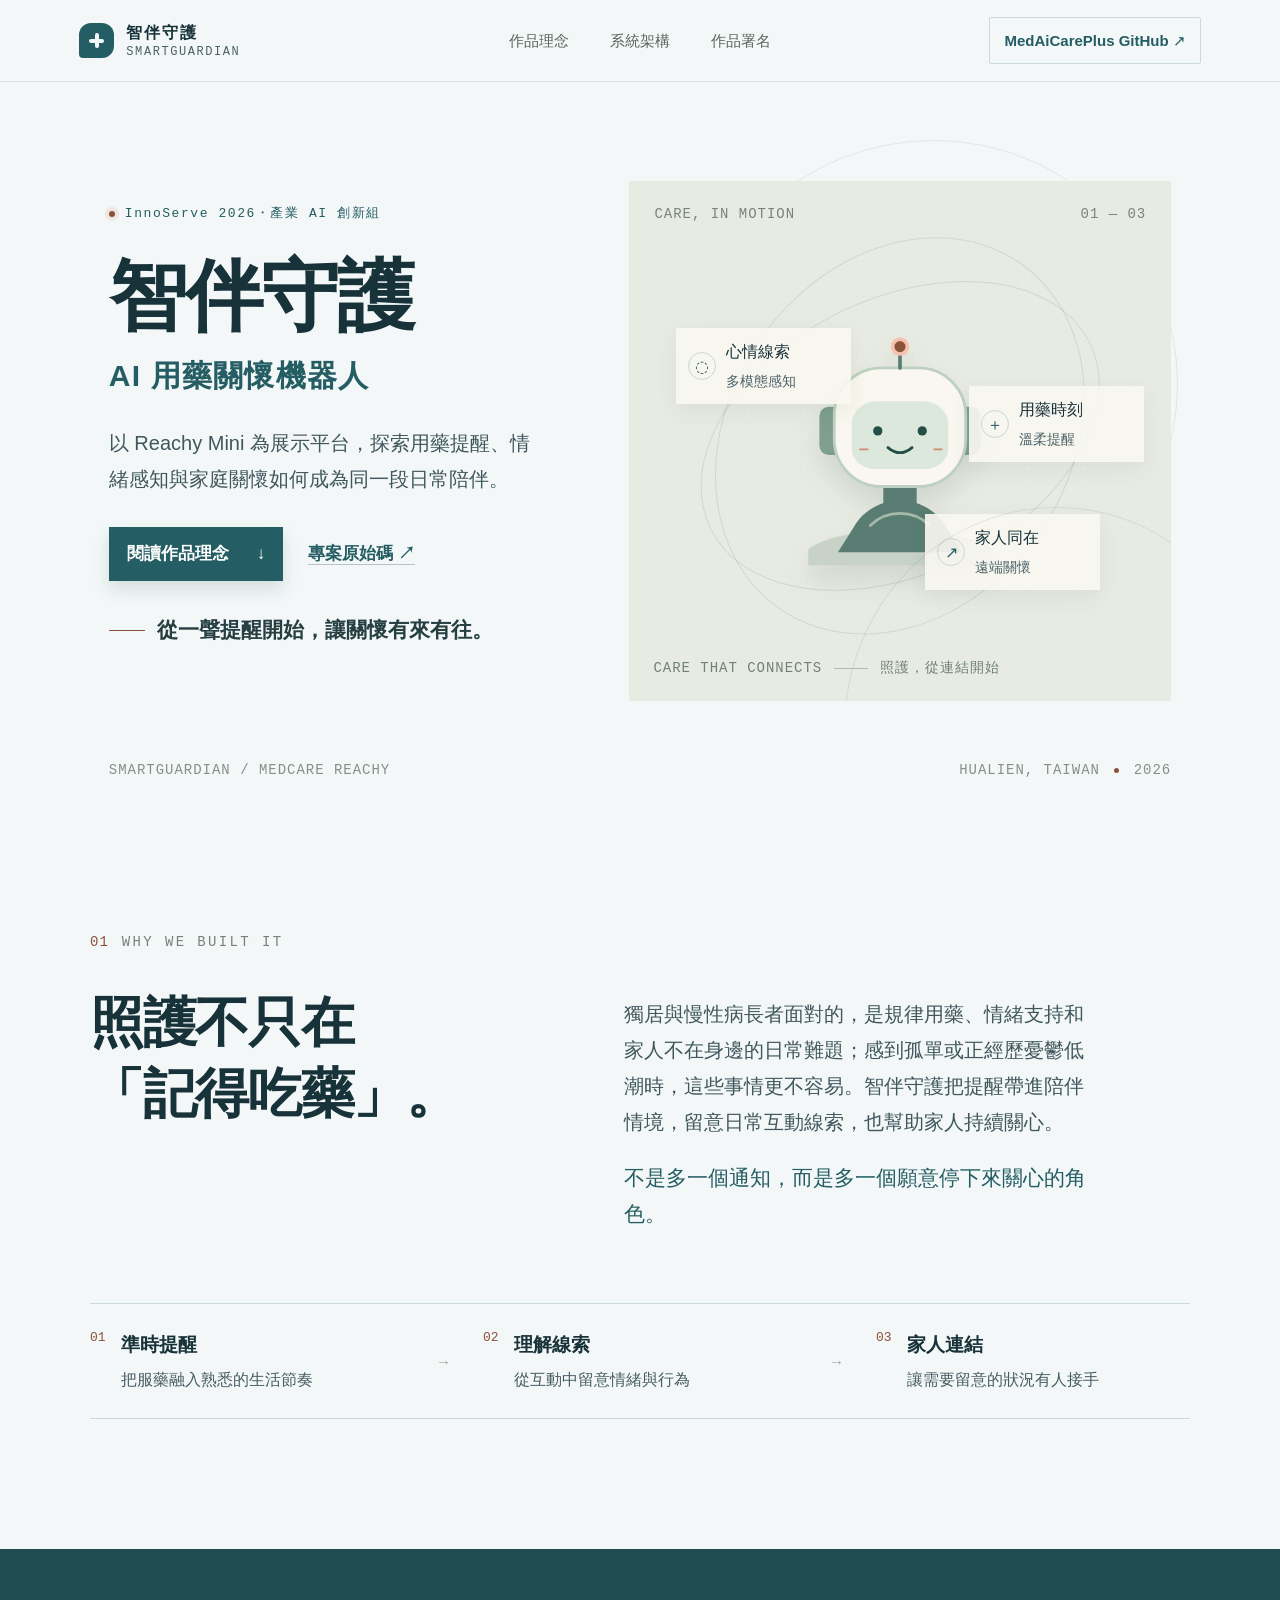
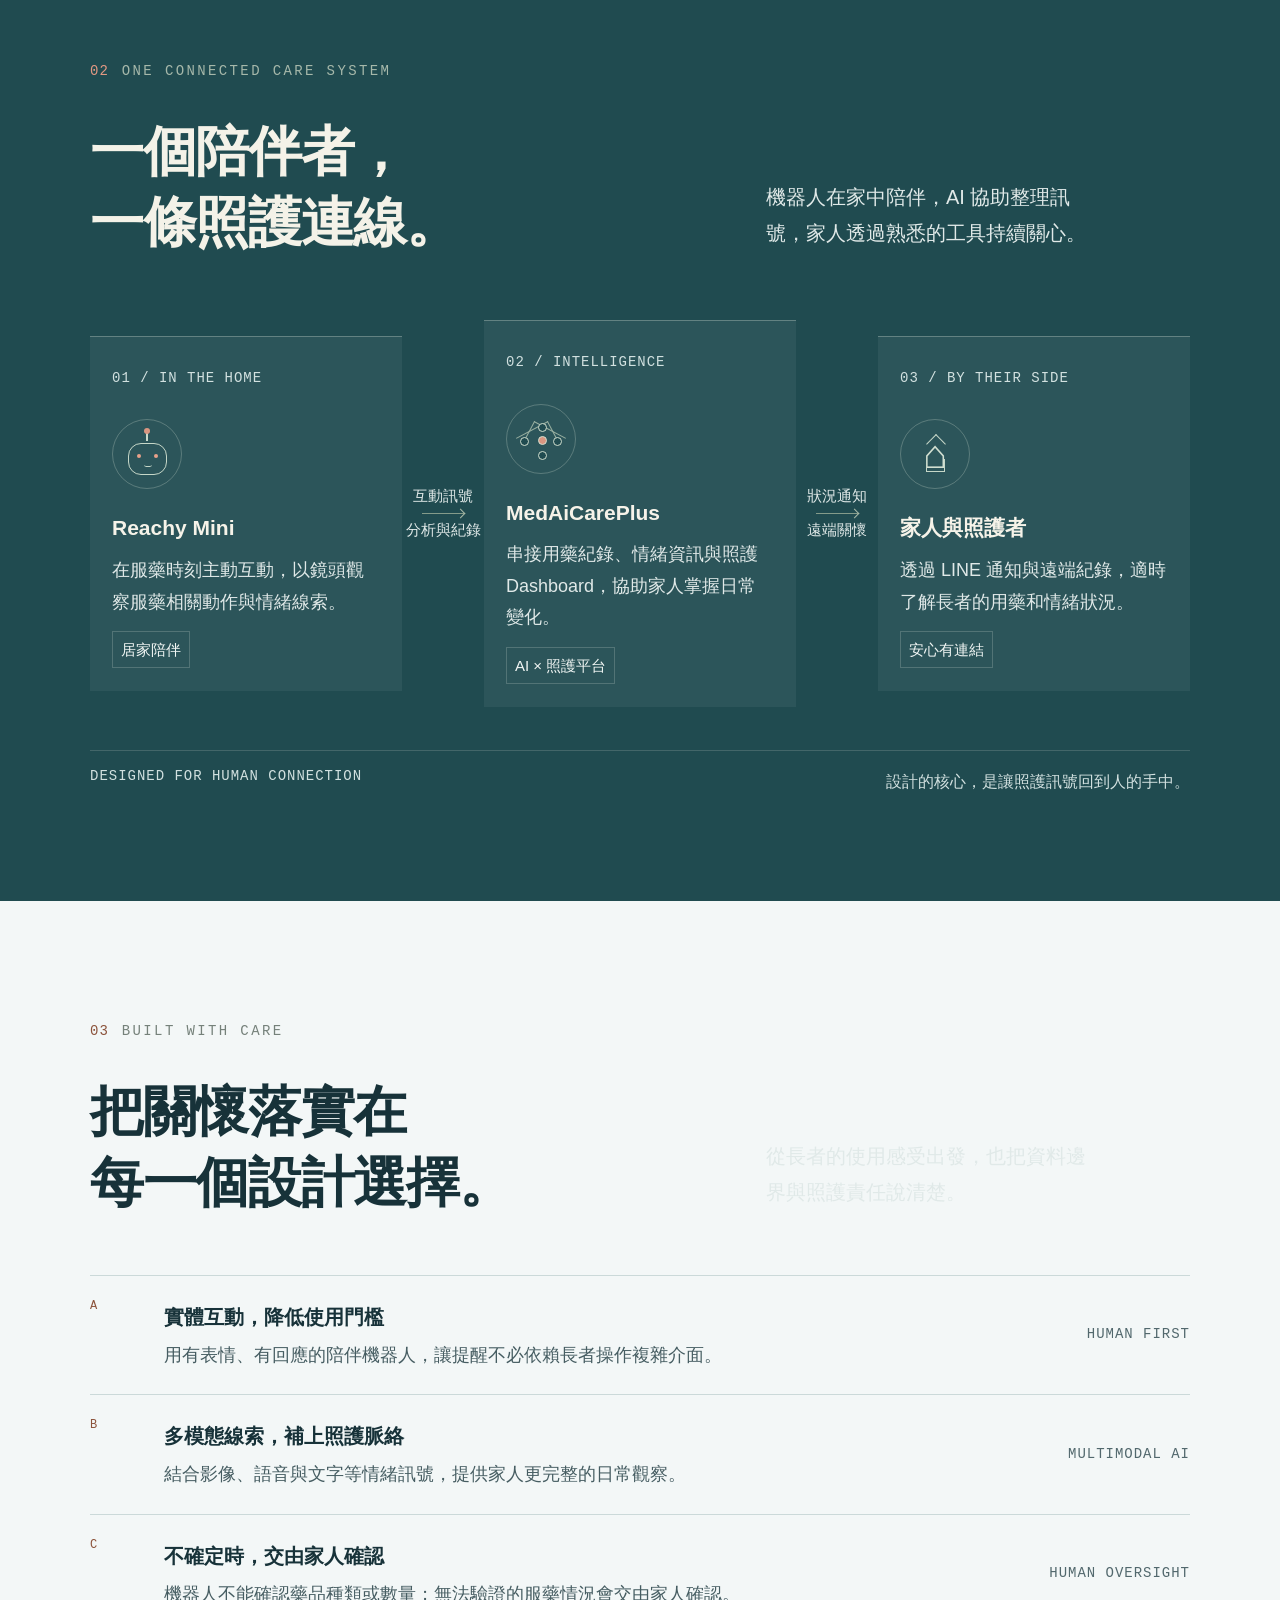
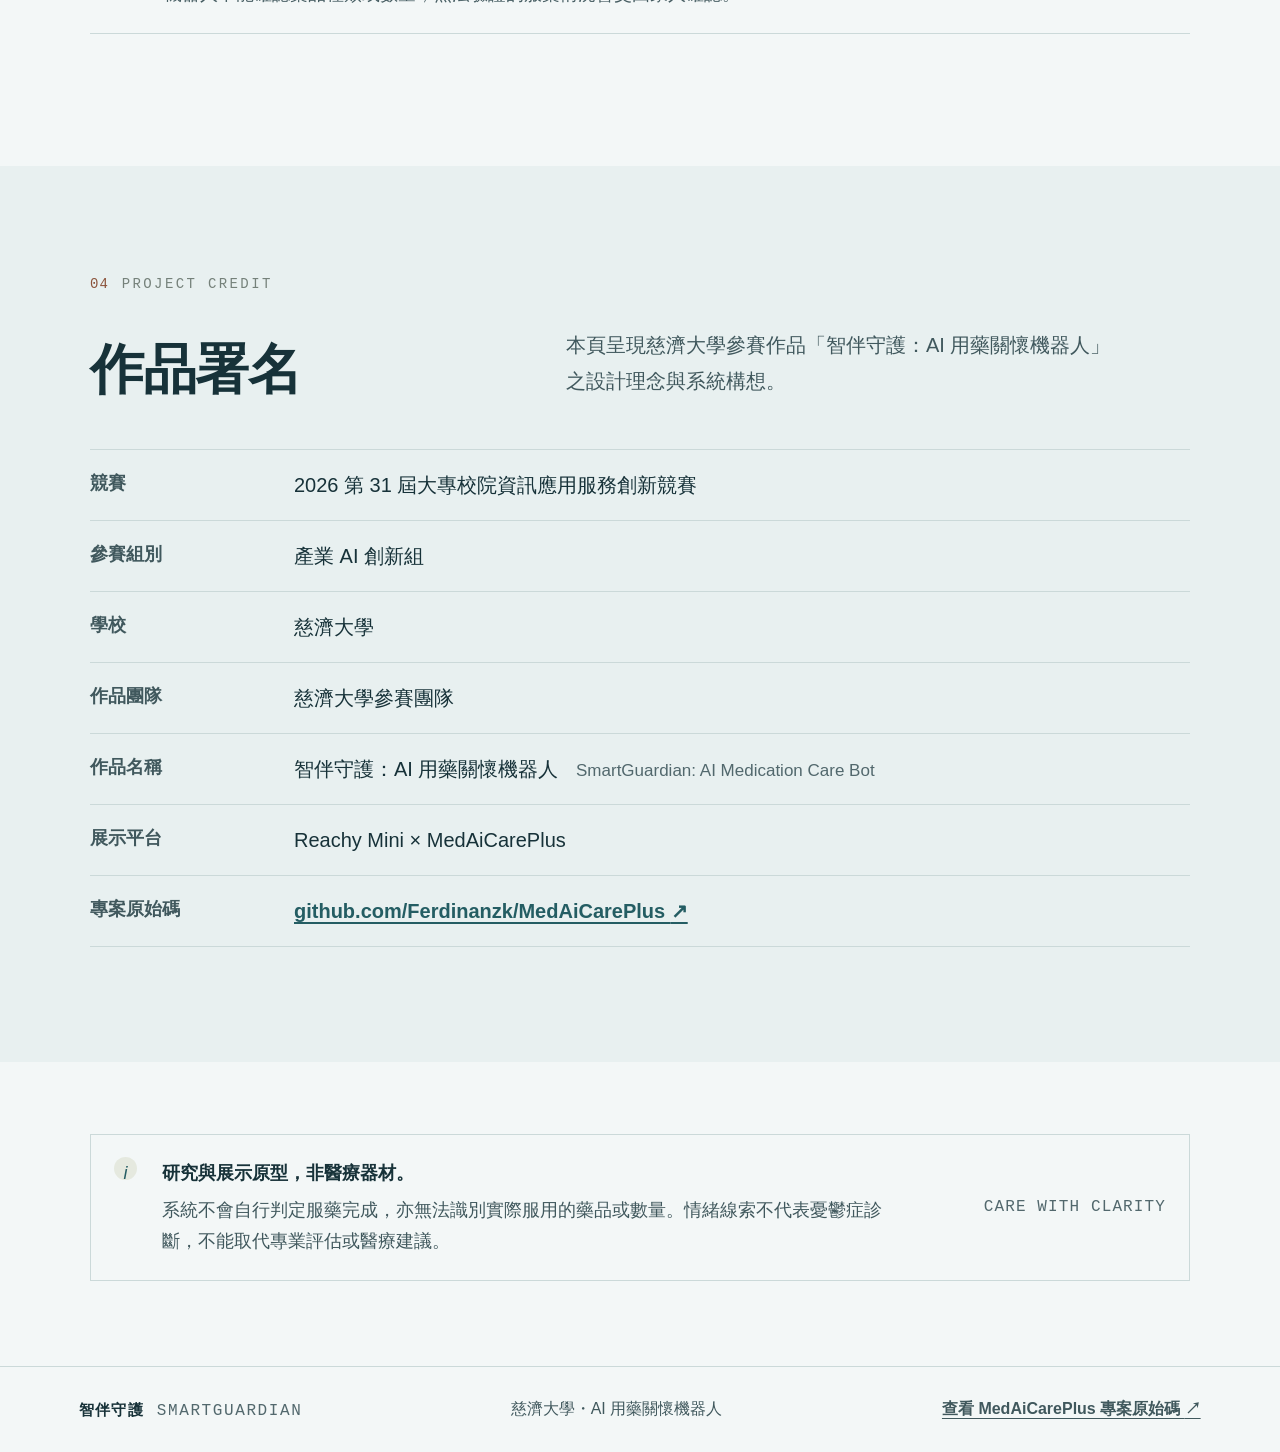
<file: index.html>
<!doctype html>
<html lang="zh-Hant">
<head>
  <meta charset="utf-8">
  <meta name="viewport" content="width=device-width, initial-scale=1">
  <meta name="theme-color" content="#f3f7f7">
  <meta name="description" content="智伴守護 SmartGuardian：以 Reachy Mini、情緒感知與 MedAiCarePlus，串起長者、家屬與日常用藥照護。">
  <meta property="og:title" content="智伴守護 SmartGuardian｜AI 用藥關懷機器人">
  <meta property="og:description" content="讓服藥提醒多一份回應，讓遠方家人多一份安心。">
  <title>智伴守護 SmartGuardian｜AI 用藥關懷機器人</title>
  <link rel="icon" href="data:image/svg+xml,%3Csvg xmlns='http://www.w3.org/2000/svg' viewBox='0 0 48 48'%3E%3Crect width='48' height='48' rx='15' fill='%23245d63'/%3E%3Cpath d='M21 11h6v10h10v6H27v10h-6V27H11v-6h10z' fill='%23f3f7f7'/%3E%3C/svg%3E">
  <link rel="stylesheet" href="style.css">
</head>
<body>
  <a class="skip-link" href="#main">跳至主要內容</a>
  <header class="site-header">
    <a class="brand" href="#top" aria-label="智伴守護首頁">
      <span class="brand-mark" aria-hidden="true"><span></span></span>
      <span class="brand-copy"><strong>智伴守護</strong><small>SMARTGUARDIAN</small></span>
    </a>
    <nav aria-label="主要導覽">
      <a href="#approach">作品理念</a>
      <a href="#system">系統架構</a>
      <a href="#credits">作品署名</a>
    </nav>
    <a class="header-link" href="https://github.com/Ferdinanzk/MedAiCarePlus" target="_blank" rel="noreferrer">MedAiCarePlus GitHub <span aria-hidden="true">↗</span></a>
  </header>

  <main id="main">
    <section class="hero" id="top" aria-labelledby="hero-title">
      <div class="hero-copy">
        <p class="eyebrow"><span class="eyebrow-dot"></span> InnoServe 2026・產業 AI 創新組</p>
        <h1 id="hero-title">智伴守護</h1>
        <p class="hero-project-subtitle">AI 用藥關懷機器人</p>
        <p class="hero-lede">以 Reachy Mini 為展示平台，探索用藥提醒、情緒感知與家庭關懷如何成為同一段日常陪伴。</p>
        <div class="hero-actions">
          <a class="button button-primary" href="#approach">閱讀作品理念 <span aria-hidden="true">↓</span></a>
          <a class="text-link" href="https://github.com/Ferdinanzk/MedAiCarePlus" target="_blank" rel="noreferrer">專案原始碼 <span aria-hidden="true">↗</span></a>
        </div>
        <div class="hero-note"><span class="note-line"></span><span>從一聲提醒開始，讓關懷有來有往。</span></div>
      </div>

      <div class="hero-art" aria-label="照護訊號由機器人、AI 與家人串連的示意圖" role="img">
        <div class="art-orbit orbit-one"></div>
        <div class="art-orbit orbit-two"></div>
        <div class="art-index"><span>CARE, IN MOTION</span><span>01 — 03</span></div>
        <div class="robot-stage">
          <svg class="robot" viewBox="0 0 300 286" aria-hidden="true">
            <path class="robot-shadow" d="M51 254c16-13 49-20 99-20s82 7 99 20v17H51z"/>
            <path class="robot-neck" d="M132 174h36v56c-11 11-25 11-36 0z"/>
            <path class="robot-base" d="M100 230c11-20 32-29 50-29s39 9 50 29l17 27H83z"/>
            <path class="robot-body-line" d="M118 228c9-9 20-13 32-13s23 4 32 13"/>
            <path class="robot-ear" d="M73 100h19v52H73a10 10 0 0 1-10-10v-32a10 10 0 0 1 10-10zm154 0h-19v52h19a10 10 0 0 0 10-10v-32a10 10 0 0 0-10-10z"/>
            <rect class="robot-head" x="79" y="58" width="142" height="128" rx="51"/>
            <path class="robot-face" d="M98 119c0-14 12-25 27-25h50c15 0 27 11 27 25v26c0 12-11 22-24 22h-56c-13 0-24-10-24-22z"/>
            <circle class="robot-eye" cx="126" cy="126" r="5"/><circle class="robot-eye" cx="174" cy="126" r="5"/>
            <path class="robot-smile" d="M137 144q13 11 26 0"/>
            <path class="robot-crown" d="M150 58V41"/><circle class="robot-beacon" cx="150" cy="35" r="8"/>
            <path class="robot-cheek" d="M107 146h8m80 0h-8"/>
          </svg>
          <div class="orbit-label label-emotion"><span class="label-glyph">◌</span><span>心情線索<small>多模態感知</small></span></div>
          <div class="orbit-label label-dose"><span class="label-glyph">＋</span><span>用藥時刻<small>溫柔提醒</small></span></div>
          <div class="orbit-label label-family"><span class="label-glyph">↗</span><span>家人同在<small>遠端關懷</small></span></div>
        </div>
        <div class="art-caption"><span>CARE THAT CONNECTS</span><span class="caption-rule"></span><span>照護，從連結開始</span></div>
      </div>
      <div class="hero-bottom"><span>SMARTGUARDIAN / MEDCARE REACHY</span><span>HUALIEN, TAIWAN <i></i> 2026</span></div>
    </section>

    <section class="intro section-wrap" id="approach" aria-labelledby="approach-title">
      <div class="section-kicker"><span>01</span><span>WHY WE BUILT IT</span></div>
      <div class="intro-grid">
        <h2 id="approach-title">照護不只在<br>「記得吃藥」。</h2>
        <div class="intro-text"><p>獨居與慢性病長者面對的，是規律用藥、情緒支持和家人不在身邊的日常難題；感到孤單或正經歷憂鬱低潮時，這些事情更不容易。智伴守護把提醒帶進陪伴情境，留意日常互動線索，也幫助家人持續關心。</p><p class="intro-emphasis">不是多一個通知，而是多一個願意停下來關心的角色。</p></div>
      </div>
      <div class="signal-row" aria-label="照護歷程：提醒、感知、連結">
        <div class="signal-step"><span class="signal-number">01</span><div><strong>準時提醒</strong><small>把服藥融入熟悉的生活節奏</small></div></div>
        <span class="signal-connector" aria-hidden="true">→</span>
        <div class="signal-step"><span class="signal-number">02</span><div><strong>理解線索</strong><small>從互動中留意情緒與行為</small></div></div>
        <span class="signal-connector" aria-hidden="true">→</span>
        <div class="signal-step"><span class="signal-number">03</span><div><strong>家人連結</strong><small>讓需要留意的狀況有人接手</small></div></div>
      </div>
    </section>

    <section class="system-section" id="system" aria-labelledby="system-title">
      <div class="section-wrap">
        <div class="section-kicker"><span>02</span><span>ONE CONNECTED CARE SYSTEM</span></div>
        <div class="system-heading"><h2 id="system-title">一個陪伴者，<br>一條照護連線。</h2><p>機器人在家中陪伴，AI 協助整理訊號，家人透過熟悉的工具持續關心。</p></div>
        <div class="system-map">
          <article class="system-node node-robot"><span class="node-index">01 / IN THE HOME</span><div class="node-icon node-bot" aria-hidden="true"><span class="bot-antenna"></span><span class="bot-face"><i></i><i></i><b></b></span></div><h3>Reachy Mini</h3><p>在服藥時刻主動互動，以鏡頭觀察服藥相關動作與情緒線索。</p><span class="node-tag">居家陪伴</span></article>
          <div class="map-link"><span>互動訊號</span><i></i><span>分析與紀錄</span></div>
          <article class="system-node node-ai"><span class="node-index">02 / INTELLIGENCE</span><div class="node-icon node-network" aria-hidden="true"><i></i><i></i><i></i><i></i><b></b></div><h3>MedAiCarePlus</h3><p>串接用藥紀錄、情緒資訊與照護 Dashboard，協助家人掌握日常變化。</p><span class="node-tag">AI × 照護平台</span></article>
          <div class="map-link"><span>狀況通知</span><i></i><span>遠端關懷</span></div>
          <article class="system-node node-family"><span class="node-index">03 / BY THEIR SIDE</span><div class="node-icon node-home" aria-hidden="true"><span>⌂</span><i></i><b></b></div><h3>家人與照護者</h3><p>透過 LINE 通知與遠端紀錄，適時了解長者的用藥和情緒狀況。</p><span class="node-tag">安心有連結</span></article>
        </div>
        <p class="system-footnote"><span>DESIGNED FOR HUMAN CONNECTION</span><span>設計的核心，是讓照護訊號回到人的手中。</span></p>
      </div>
    </section>

    <section class="principles section-wrap" aria-labelledby="principles-title">
      <div class="section-kicker"><span>03</span><span>BUILT WITH CARE</span></div>
      <div class="principles-heading"><h2 id="principles-title">把關懷落實在<br>每一個設計選擇。</h2><p>從長者的使用感受出發，也把資料邊界與照護責任說清楚。</p></div>
      <div class="principle-list">
        <article><span class="principle-mark">A</span><div><h3>實體互動，降低使用門檻</h3><p>用有表情、有回應的陪伴機器人，讓提醒不必依賴長者操作複雜介面。</p></div><span class="principle-aside">HUMAN FIRST</span></article>
        <article><span class="principle-mark">B</span><div><h3>多模態線索，補上照護脈絡</h3><p>結合影像、語音與文字等情緒訊號，提供家人更完整的日常觀察。</p></div><span class="principle-aside">MULTIMODAL AI</span></article>
        <article><span class="principle-mark">C</span><div><h3>不確定時，交由家人確認</h3><p>機器人不能確認藥品種類或數量；無法驗證的服藥情況會交由家人確認。</p></div><span class="principle-aside">HUMAN OVERSIGHT</span></article>
      </div>
    </section>

    <section class="credits-section" id="credits" aria-labelledby="credits-title">
      <div class="section-wrap">
        <div class="section-kicker"><span>04</span><span>PROJECT CREDIT</span></div>
        <div class="credits-heading">
          <h2 id="credits-title">作品署名</h2>
          <p>本頁呈現慈濟大學參賽作品「智伴守護：AI 用藥關懷機器人」之設計理念與系統構想。</p>
        </div>
        <dl class="credits-list">
          <div><dt>競賽</dt><dd>2026 第 31 屆大專校院資訊應用服務創新競賽</dd></div>
          <div><dt>參賽組別</dt><dd>產業 AI 創新組</dd></div>
          <div><dt>學校</dt><dd>慈濟大學</dd></div>
          <div><dt>作品團隊</dt><dd>慈濟大學參賽團隊</dd></div>
          <div><dt>作品名稱</dt><dd>智伴守護：AI 用藥關懷機器人 <span lang="en">SmartGuardian: AI Medication Care Bot</span></dd></div>
          <div><dt>展示平台</dt><dd>Reachy Mini × MedAiCarePlus</dd></div>
          <div><dt>專案原始碼</dt><dd><a href="https://github.com/Ferdinanzk/MedAiCarePlus" target="_blank" rel="noreferrer">github.com/Ferdinanzk/MedAiCarePlus <span aria-hidden="true">↗</span></a></dd></div>
        </dl>
      </div>
    </section>

    <section class="notice section-wrap" aria-label="使用說明與提醒">
      <span class="notice-symbol" aria-hidden="true">i</span>
      <div><strong>研究與展示原型，非醫療器材。</strong><p>系統不會自行判定服藥完成，亦無法識別實際服用的藥品或數量。情緒線索不代表憂鬱症診斷，不能取代專業評估或醫療建議。</p></div>
      <span class="notice-label">CARE WITH CLARITY</span>
    </section>
  </main>

  <footer class="site-footer"><a class="footer-brand" href="#top">智伴守護 <span>SMARTGUARDIAN</span></a><p>慈濟大學・AI 用藥關懷機器人</p><a class="github-footer" href="https://github.com/Ferdinanzk/MedAiCarePlus" target="_blank" rel="noreferrer">查看 MedAiCarePlus 專案原始碼 <span aria-hidden="true">↗</span></a></footer>
</body>
</html>
</file>
<file: style.css>
@charset "UTF-8";

:root {
	color-scheme: light;
	--paper: #f6f5ef;
	--paper-deep: #eeede5;
	--ink: #202d29;
	--muted: #68756f;
	--green: #1d5049;
	--green-deep: #183d38;
	--green-soft: #dce6dc;
	--coral: #cb715d;
	--line: #d8dcd3;
	--serif: "Iowan Old Style", "Noto Serif TC", "Songti TC", Georgia, serif;
	--sans: "Aptos", "Noto Sans TC", "Microsoft JhengHei", sans-serif;
	--mono: "SFMono-Regular", Consolas, "Liberation Mono", monospace;
}

* { box-sizing: border-box; }
html { scroll-behavior: smooth; scroll-padding-top: 92px; }
body { margin: 0; background: var(--paper); color: var(--ink); font: 16px/1.7 var(--sans); -webkit-font-smoothing: antialiased; }
a { color: inherit; }
::selection { color: var(--paper); background: var(--green); }

.skip-link { position: fixed; z-index: 10; top: 12px; left: 12px; padding: 10px 14px; transform: translateY(-150%); border-radius: 4px; background: var(--green-deep); color: white; }
.skip-link:focus { transform: translateY(0); }
.site-header { height: 82px; padding: 0 clamp(24px, 6.2vw, 100px); display: grid; grid-template-columns: 1fr auto 1fr; align-items: center; border-bottom: 1px solid rgba(32,45,41,.1); }
.brand { display: inline-flex; align-items: center; gap: 12px; width: fit-content; text-decoration: none; }
.brand-mark { position: relative; display: grid; place-items: center; width: 35px; height: 35px; border-radius: 12px 12px 12px 4px; background: var(--green); }
.brand-mark::before, .brand-mark::after, .brand-mark span { position: absolute; content: ""; display: block; border-radius: 2px; background: var(--paper); }
.brand-mark::before { width: 15px; height: 4px; }
.brand-mark::after { width: 4px; height: 15px; }
.brand-copy { display: grid; gap: 0; line-height: 1.2; }
.brand-copy strong { font-size: 14px; letter-spacing: .12em; }
.brand-copy small { margin-top: 4px; color: var(--muted); font: 9px/1 var(--mono); letter-spacing: .13em; }
.site-header nav { display: flex; align-items: center; gap: clamp(22px, 3.2vw, 50px); }
.site-header nav a, .header-link { font-size: 12px; font-weight: 550; text-decoration: none; color: #59665f; transition: color .2s ease; }
.site-header nav a:hover, .header-link:hover { color: var(--coral); }
.header-link { justify-self: end; padding: 9px 13px; border: 1px solid var(--line); border-radius: 2px; color: var(--green); }
.header-link span { padding-left: 4px; }

.hero { position: relative; display: grid; grid-template-columns: minmax(0, .98fr) minmax(0, 1.02fr); min-height: min(720px, calc(100svh - 82px)); padding: 64px clamp(24px, 8.5vw, 140px) 66px; overflow: hidden; }
.hero::before { position: absolute; top: 8%; right: 8%; width: 38vw; height: 38vw; max-width: 570px; max-height: 570px; border: 1px solid rgba(29,80,73,.09); border-radius: 50%; content: ""; pointer-events: none; }
.hero-copy { z-index: 1; align-self: center; max-width: 575px; padding: 0 20px 30px 0; }
.eyebrow, .section-kicker, .art-index, .art-caption, .hero-bottom, .node-index, .principle-aside, .notice-label, .site-footer > span { font: 10px/1.5 var(--mono); letter-spacing: .12em; }
.eyebrow { display: flex; align-items: center; gap: 10px; margin: 0 0 26px; color: var(--green); }
.eyebrow-dot { width: 6px; height: 6px; border-radius: 50%; background: var(--coral); box-shadow: 0 0 0 4px rgba(203,113,93,.13); }
.hero h1, .intro h2, .system-heading h2, .principles-heading h2, .credits-heading h2 { margin: 0; font-family: var(--serif); font-weight: 500; letter-spacing: -.055em; text-wrap: balance; }
.hero h1 { font-size: clamp(54px, 6.1vw, 88px); line-height: 1.2; }
.hero h1 span { color: var(--green); }
.hero-project-subtitle { margin: 6px 0 0; color: var(--green); font-size: 24px; font-weight: 650; letter-spacing: .04em; }
.hero-lede { max-width: 440px; margin: 22px 0 0; color: #626f69; font-size: 15px; line-height: 2; text-wrap: pretty; }
.hero-actions { display: flex; align-items: center; flex-wrap: wrap; gap: 25px; margin-top: 30px; }
.button { display: inline-flex; align-items: center; justify-content: center; gap: 28px; min-height: 49px; padding: 0 18px; text-decoration: none; font-size: 12px; font-weight: 650; transition: transform .2s ease, background .2s ease, box-shadow .2s ease; }
.button:hover { transform: translateY(-2px); }
.button:active { transform: translateY(1px) scale(.985); }
.button-primary { background: var(--green); color: #fff; box-shadow: 0 8px 18px rgba(29,80,73,.14); }
.button-primary:hover { background: var(--green-deep); box-shadow: 0 10px 24px rgba(29,80,73,.2); }
.text-link { color: var(--green); font-size: 12px; font-weight: 600; text-decoration-color: rgba(29,80,73,.3); text-underline-offset: 5px; }
.hero-note { display: flex; align-items: center; gap: 12px; margin-top: 51px; color: #77817c; font-size: 11px; }
.note-line { width: 28px; height: 1px; background: var(--coral); }

.hero-art { position: relative; align-self: center; justify-self: end; width: min(100%, 560px); aspect-ratio: 1.04; max-height: 560px; background: #e8ebe2; overflow: hidden; }
.hero-art::before { position: absolute; inset: 0; background-image: radial-gradient(rgba(24,61,56,.16) .55px, transparent .55px); background-size: 7px 7px; opacity: .17; content: ""; }
.hero-art::after { position: absolute; right: -18%; bottom: -48%; width: 78%; height: 85%; border: 1px solid rgba(29,80,73,.1); border-radius: 50%; content: ""; }
.art-orbit { position: absolute; top: 49%; left: 50%; border: 1px solid rgba(29,80,73,.12); border-radius: 50%; transform: translate(-50%,-50%) rotate(-26deg); }
.orbit-one { width: 78%; height: 53%; }
.orbit-two { width: 63%; height: 81%; transform: translate(-50%,-50%) rotate(35deg); }
.art-index { position: absolute; z-index: 1; top: 23px; right: 25px; left: 25px; display: flex; justify-content: space-between; color: #78847e; font-size: 9px; }
.robot-stage { position: absolute; inset: 8% 5% 7%; }
.robot { position: absolute; top: 50%; left: 50%; width: 57%; max-width: 300px; transform: translate(-50%,-49%); filter: drop-shadow(0 15px 12px rgba(27,58,53,.11)); }
.robot-shadow { fill: #c8d2c8; }
.robot-neck, .robot-base { fill: #597d72; }
.robot-body-line { fill: none; stroke: #a6b9a9; stroke-width: 3; stroke-linecap: round; }
.robot-ear { fill: #7e9e8e; }
.robot-head { fill: #f9f7ef; stroke: #bed0c1; stroke-width: 3; }
.robot-face { fill: #dce8dc; }
.robot-eye { fill: #234f47; }
.robot-smile { fill: none; stroke: #234f47; stroke-width: 3; stroke-linecap: round; }
.robot-crown { stroke: #597d72; stroke-width: 4; stroke-linecap: round; }
.robot-beacon { fill: var(--coral); stroke: #f4c2ae; stroke-width: 4; }
.robot-cheek { fill: none; stroke: #cc8973; stroke-width: 2; stroke-linecap: round; }
.orbit-label { position: absolute; display: flex; align-items: center; gap: 10px; min-width: 138px; padding: 10px 12px; background: rgba(249,248,241,.91); box-shadow: 0 7px 20px rgba(36,66,59,.07); color: var(--ink); font-size: 10px; }
.orbit-label small { display: block; margin-top: 2px; color: #78847e; font-size: 9px; }
.label-glyph { display: grid; place-items: center; width: 28px; height: 28px; border: 1px solid #cbd8ca; border-radius: 50%; color: var(--green); font-size: 16px; }
.label-emotion { top: 24%; left: 4%; }
.label-dose { top: 37%; right: 0; }
.label-family { right: 9%; bottom: 17%; }
.art-caption { position: absolute; z-index: 1; right: 24px; bottom: 22px; left: 24px; display: flex; align-items: center; gap: 12px; color: #718078; font-size: 8px; }
.caption-rule { width: 34px; height: 1px; background: #aebbaf; }
.hero-bottom { position: absolute; right: clamp(24px, 8.5vw, 140px); bottom: 21px; left: clamp(24px, 8.5vw, 140px); display: flex; justify-content: space-between; color: #84908a; font-size: 8px; }
.hero-bottom i { display: inline-block; width: 5px; height: 5px; margin: 0 5px 1px; border-radius: 50%; background: var(--coral); }

.section-wrap { width: min(1100px, calc(100% - 64px)); margin-inline: auto; }
.intro { padding-top: 130px; padding-bottom: 130px; }
.section-kicker { display: flex; align-items: center; gap: 13px; color: #75817a; font-size: 9px; }
.section-kicker span:first-child { color: var(--coral); }
.section-kicker span:last-child { letter-spacing: .17em; }
.intro-grid { display: grid; grid-template-columns: .9fr 1.1fr; gap: 70px; align-items: start; margin-top: 34px; }
.intro h2, .system-heading h2, .principles-heading h2, .credits-heading h2 { font-size: clamp(38px, 4.2vw, 58px); line-height: 1.32; }
.intro-text { max-width: 475px; padding-top: 9px; }
.intro-text p { margin: 0; color: #66726c; font-size: 14px; line-height: 2.05; }
.intro-text .intro-emphasis { margin-top: 20px; color: var(--green); font-family: var(--serif); font-size: 20px; line-height: 1.7; }
.signal-row { display: grid; grid-template-columns: 1fr 45px 1fr 45px 1fr; align-items: center; gap: 17px; margin-top: 72px; padding: 24px 0; border-top: 1px solid var(--line); border-bottom: 1px solid var(--line); }
.signal-step { display: flex; align-items: center; gap: 15px; }
.signal-number { align-self: flex-start; padding-top: 2px; color: var(--coral); font: 10px var(--mono); }
.signal-step strong, .signal-step small { display: block; }
.signal-step strong { font-size: 13px; font-weight: 650; }
.signal-step small { margin-top: 3px; color: #75817a; font-size: 10px; }
.signal-connector { color: #9fa9a1; text-align: center; font-size: 15px; }

.system-section { padding: 112px 0 104px; background: var(--green-deep); color: #f3f2e9; }
.system-section .section-kicker { color: #a6b8aa; }
.system-section .section-kicker span:first-child { color: #e49983; }
.system-heading { display: grid; grid-template-columns: 1fr .7fr; gap: 70px; align-items: end; margin-top: 34px; }
.system-heading h2 { color: #f4f2e8; }
.system-heading p { max-width: 340px; margin: 0 0 7px; color: #b6c4b9; font-size: 13px; line-height: 2; }
.system-map { display: grid; grid-template-columns: 1fr 82px 1fr 82px 1fr; align-items: center; margin-top: 62px; }
.system-node { position: relative; min-height: 294px; padding: 23px 22px; background: rgba(255,255,255,.055); border-top: 1px solid rgba(226,235,223,.3); transition: background .25s ease, transform .25s ease; }
.system-node:hover { transform: translateY(-4px); background: rgba(255,255,255,.085); }
.node-index { color: #9fb1a4; font-size: 8px; }
.node-icon { position: relative; display: grid; place-items: center; width: 70px; height: 70px; margin: 27px 0 20px; border: 1px solid rgba(216,230,214,.27); border-radius: 50%; color: #d2dfd1; }
.node-bot .bot-antenna { position: absolute; top: 12px; width: 2px; height: 9px; background: #cadacb; }
.node-bot .bot-antenna::before { position: absolute; top: -4px; left: -2px; width: 6px; height: 6px; border-radius: 50%; background: #d99681; content: ""; }
.bot-face { position: relative; width: 39px; height: 32px; margin-top: 10px; border: 1px solid #c6d7c8; border-radius: 13px; }
.bot-face i { position: absolute; top: 10px; left: 8px; width: 4px; height: 4px; border-radius: 50%; background: #e9a18a; }
.bot-face i:nth-child(2) { right: 8px; left: auto; }
.bot-face b { position: absolute; bottom: 7px; left: 15px; width: 8px; height: 4px; border-bottom: 1px solid #c6d7c8; border-radius: 50%; }
.node-network i, .node-network b { position: absolute; z-index: 1; display: block; width: 9px; height: 9px; border: 1px solid #d0dece; border-radius: 50%; background: var(--green-deep); }
.node-network i:nth-child(1) { top: 18px; left: 31px; }.node-network i:nth-child(2) { top: 32px; left: 13px; }.node-network i:nth-child(3) { top: 32px; right: 13px; }.node-network i:nth-child(4) { bottom: 13px; left: 31px; }
.node-network b { top: 31px; left: 31px; width: 9px; height: 9px; background: #d99681; }
.node-network::before, .node-network::after { position: absolute; width: 35px; height: 25px; border-top: 1px solid #99b0a1; border-left: 1px solid #99b0a1; content: ""; transform: rotate(28deg); }
.node-network::before { top: 23px; left: 19px; }.node-network::after { top: 23px; right: 19px; transform: scaleX(-1) rotate(28deg); }
.node-home { font-family: var(--serif); font-size: 40px; }
.node-home span { transform: translateY(-2px); }.node-home i { position: absolute; bottom: 16px; left: 25px; width: 19px; height: 13px; border: 1px solid #c6d7c8; border-top: 0; }.node-home b { position: absolute; top: 17px; left: 28px; width: 14px; height: 14px; border-top: 1px solid #c6d7c8; border-left: 1px solid #c6d7c8; transform: rotate(45deg); }
.system-node h3 { margin: 0; color: #f6f3e9; font-size: 15px; font-weight: 600; }
.system-node p { min-height: 56px; margin: 8px 0 13px; color: #b2c0b5; font-size: 10px; line-height: 1.8; }
.node-tag { display: inline-block; padding: 4px 8px; border: 1px solid rgba(219,229,218,.22); color: #c8d7c9; font-size: 9px; }
.map-link { display: grid; justify-items: center; gap: 7px; color: #a8b9aa; font: 8px var(--mono); text-align: center; }
.map-link i { position: relative; display: block; width: 42px; height: 1px; background: #849b8a; }
.map-link i::after { position: absolute; top: -3px; right: 0; width: 6px; height: 6px; border-top: 1px solid #a9bba9; border-right: 1px solid #a9bba9; content: ""; transform: rotate(45deg); }
.system-footnote { display: flex; justify-content: space-between; gap: 20px; margin: 43px 0 0; padding-top: 17px; border-top: 1px solid rgba(233,238,224,.17); color: #a7b8aa; font-size: 10px; }
.system-footnote span:first-child { font: 8px var(--mono); letter-spacing: .14em; }

.principles { padding-top: 120px; padding-bottom: 132px; }
.principles-heading { display: grid; grid-template-columns: 1fr .7fr; gap: 70px; align-items: end; margin-top: 34px; }
.principles-heading > p { max-width: 330px; margin: 0 0 8px; color: #68756f; font-size: 13px; line-height: 2; }
.principle-list { margin-top: 57px; border-top: 1px solid var(--line); }
.principle-list article { display: grid; grid-template-columns: 55px 1fr auto; gap: 19px; align-items: center; padding: 23px 0; border-bottom: 1px solid var(--line); }
.principle-mark { align-self: start; color: var(--coral); font: 12px var(--mono); }
.principle-list h3 { margin: 0; font-size: 14px; font-weight: 650; }
.principle-list p { max-width: 620px; margin: 5px 0 0; color: #758079; font-size: 11px; line-height: 1.9; }
.principle-aside { color: #929c95; font-size: 8px; }

.credits-section { padding: 108px 0 115px; background: var(--paper-deep); }
.credits-heading { display: grid; grid-template-columns: .8fr 1.2fr; gap: 60px; align-items: end; margin-top: 32px; }
.credits-heading > p { max-width: 550px; margin: 0 0 6px; color: #40585d; font-size: 17px; line-height: 1.9; }
.credits-list { margin: 44px 0 0; border-top: 1px solid var(--line); }
.credits-list > div { display: grid; grid-template-columns: 180px 1fr; gap: 24px; padding: 17px 0; border-bottom: 1px solid var(--line); }
.credits-list dt { color: #40585d; font-size: 15px; font-weight: 650; }
.credits-list dd { margin: 0; color: var(--ink); font-size: 17px; }
.credits-list dd span[lang="en"] { margin-left: 12px; color: #52686d; font-size: 15px; }
.credits-list a { color: var(--green); font-weight: 650; text-underline-offset: 4px; }
.notice { display: grid; grid-template-columns: 32px 1fr auto; gap: 16px; align-items: start; margin-top: 72px; margin-bottom: 85px; padding: 22px 23px; border: 1px solid var(--line); }
.notice-symbol { display: grid; place-items: center; width: 23px; height: 23px; border-radius: 50%; background: #e5e9df; color: var(--green); font-family: var(--serif); font-style: italic; }
.notice strong { font-size: 11px; font-weight: 650; }
.notice p { max-width: 730px; margin: 5px 0 0; color: #727e77; font-size: 10px; line-height: 1.9; }
.notice-label { align-self: center; color: #89948d; font-size: 8px; }
.site-footer { display: grid; grid-template-columns: 1fr 1fr auto; align-items: center; gap: 20px; min-height: 86px; padding: 15px clamp(24px, 6.2vw, 100px); border-top: 1px solid var(--line); color: #758079; }
.footer-brand { width: fit-content; color: var(--ink); font-size: 11px; font-weight: 700; text-decoration: none; letter-spacing: .07em; }
.footer-brand span { margin-left: 8px; color: #89948d; font: 8px var(--mono); letter-spacing: .1em; }
.site-footer p { margin: 0; font-size: 10px; }
.site-footer > span { justify-self: end; font-size: 8px; }

:focus-visible { outline: 3px solid #d4836f; outline-offset: 4px; }

@media (min-width: 1500px) { .hero { padding-inline: max(140px, calc((100vw - 1250px) / 2)); } }
@media (max-width: 980px) {
	.site-header { grid-template-columns: 1fr auto; }
	.site-header nav { display: none; }
	.hero { min-height: auto; grid-template-columns: 1fr 1fr; padding-top: 54px; padding-bottom: 76px; }
	.hero h1 { font-size: clamp(48px, 7vw, 70px); }
	.hero-art { width: 100%; }
	.intro-grid, .system-heading, .principles-heading { gap: 42px; }
	.system-map { grid-template-columns: 1fr 40px 1fr 40px 1fr; }
	.system-node { min-height: 320px; padding-inline: 16px; }
	.credits-list > div { grid-template-columns: 150px 1fr; }
}
@media (max-width: 680px) {
	html { scroll-padding-top: 20px; }
	.site-header { height: 70px; padding-inline: 21px; }
	.header-link { padding: 8px 10px; font-size: 10px; }
	.brand-mark { width: 32px; height: 32px; }
	.hero { grid-template-columns: 1fr; gap: 26px; padding: 48px 22px 68px; }
	.hero-copy { padding: 0; }
	.eyebrow { margin-bottom: 21px; font-size: 8px; }
	.hero h1 { font-size: clamp(49px, 13vw, 72px); }
	.hero-lede { max-width: 450px; margin-top: 14px; font-size: 13px; }
	.hero-actions { gap: 19px; margin-top: 23px; }
	.button { min-height: 46px; gap: 19px; padding-inline: 14px; font-size: 11px; }
	.text-link { font-size: 10px; }
	.hero-note { margin-top: 25px; font-size: 10px; }
	.hero-art { justify-self: center; width: min(100%, 440px); }
	.hero-bottom { right: 22px; bottom: 17px; left: 22px; font-size: 7px; }
	.section-wrap { width: min(100% - 44px, 520px); }
	.intro { padding-top: 83px; padding-bottom: 85px; }
	.intro-grid, .system-heading, .principles-heading { grid-template-columns: 1fr; gap: 18px; margin-top: 25px; }
	.intro h2, .system-heading h2, .principles-heading h2, .credits-heading h2 { font-size: 42px; }
	.intro-text { padding-top: 0; }
	.intro-text p { font-size: 12px; }
	.intro-text .intro-emphasis { font-size: 17px; }
	.signal-row { grid-template-columns: 1fr; gap: 15px; margin-top: 35px; padding: 20px 0; }
	.signal-connector { display: none; }
	.signal-step { gap: 14px; }
	.signal-step small { font-size: 10px; }
	.system-section { padding: 78px 0 73px; }
	.system-heading p, .principles-heading > p { font-size: 12px; }
	.system-map { grid-template-columns: 1fr; gap: 9px; margin-top: 35px; }
	.system-node { min-height: 0; padding: 18px; }
	.node-icon { width: 61px; height: 61px; margin: 19px 0 14px; }
	.system-node p { min-height: 0; max-width: 360px; }
	.map-link { grid-template-columns: auto 38px auto; align-items: center; justify-content: center; gap: 8px; padding: 3px; }
	.map-link i { width: 32px; }
	.map-link i::after { transform: rotate(135deg); right: -1px; }
	.system-footnote { flex-direction: column; gap: 8px; margin-top: 28px; }
	.principles { padding-top: 82px; padding-bottom: 84px; }
	.principle-list { margin-top: 32px; }
	.principle-list article { grid-template-columns: 29px 1fr; gap: 9px; align-items: start; padding: 18px 0; }
	.principle-list h3 { font-size: 12px; }
	.principle-list p { font-size: 10px; }
	.principle-aside { grid-column: 2; margin-top: -3px; }
	.credits-section { padding: 77px 0 82px; }
	.credits-heading { grid-template-columns: 1fr; gap: 14px; margin-top: 25px; }
	.credits-list { margin-top: 28px; }
	.credits-list > div { grid-template-columns: 1fr; gap: 2px; padding: 14px 0; }
	.credits-list dt { font-size: 14px; }
	.credits-list dd { font-size: 16px; }
	.credits-list dd span[lang="en"] { display: block; margin: 4px 0 0; font-size: 14px; }
	.notice { grid-template-columns: 25px 1fr; gap: 11px; margin-top: 43px; margin-bottom: 54px; padding: 17px 14px; }
	.notice-label { grid-column: 2; }
	.site-footer { grid-template-columns: 1fr; gap: 7px; padding: 20px 22px; }
	.site-footer > span { justify-self: start; margin-top: 5px; }
}
@media (prefers-reduced-motion: reduce) {
	*, *::before, *::after { scroll-behavior: auto !important; transition-duration: .01ms !important; animation-duration: .01ms !important; animation-iteration-count: 1 !important; }
}

/* Calm, high-contrast reading defaults for older adults and low-vision visitors. */
:root {
	--paper: #f3f7f7;
	--paper-deep: #e8f0f0;
	--ink: #173239;
	--muted: #4c6268;
	--green: #245d63;
	--green-deep: #204b50;
	--green-soft: #dce9e8;
	--coral: #8b523a;
	--line: #cbd9d9;
	--serif: var(--sans);
}

body { color: var(--ink); font-size: 18px; line-height: 1.8; -webkit-font-smoothing: auto; }
.site-header nav a, .header-link { min-height: 44px; display: inline-flex; align-items: center; font-size: 15px; }
.header-link { padding: 9px 14px; }
.brand-copy strong { font-size: 16px; }
.brand-copy small { font-size: 12px; }
.hero h1, .intro h2, .system-heading h2, .principles-heading h2, .credits-heading h2 { font-weight: 650; letter-spacing: -.025em; }
.hero-project-subtitle { font-size: 28px; }
.eyebrow { font-size: 13px; }
.hero-lede { color: #40585d; font-size: 18px; line-height: 1.85; }
.button { min-height: 54px; font-size: 16px; }
.text-link { font-size: 16px; }
.hero-note { color: #435b60; font-size: 14px; }
.art-index, .art-caption, .hero-bottom { font-size: 12px; letter-spacing: .07em; }
.orbit-label { min-width: 160px; font-size: 14px; }
.orbit-label small { color: #4c6268; font-size: 12px; }
.section-kicker { font-size: 12px; letter-spacing: .07em; }
.intro-text p { color: #40585d; font-size: 17px; line-height: 1.9; }
.intro-text .intro-emphasis { font-size: 21px; }
.signal-number { font-size: 13px; }
.signal-step strong { font-size: 16px; }
.signal-step small { color: #465d62; font-size: 14px; }
.system-heading p, .principles-heading > p { color: #e0e9e8; font-size: 16px; }
.node-index { color: #d2e1e0; font-size: 12px; letter-spacing: .07em; }
.system-node h3 { font-size: 18px; }
.system-node p { min-height: 0; color: #e0e9e8; font-size: 15px; line-height: 1.8; }
.node-tag { color: #f1f6f4; font-size: 13px; }
.map-link { color: #e0e9e8; font-size: 12px; }
.system-footnote { color: #d2e1e0; font-size: 13px; }
.system-footnote span:first-child { font-size: 12px; letter-spacing: .07em; }
.principle-list h3 { font-size: 17px; }
.principle-list p { color: #465d62; font-size: 15px; line-height: 1.8; }
.principle-aside { color: #52686d; font-size: 12px; letter-spacing: .07em; }
.notice strong { font-size: 15px; }
.notice p { color: #40585d; font-size: 15px; line-height: 1.8; }
.notice-label { color: #52686d; font-size: 12px; letter-spacing: .07em; }
.footer-brand { font-size: 15px; }
.footer-brand span { color: #52686d; font-size: 12px; }
.site-footer p, .github-footer { color: #40585d; font-size: 14px; }
.github-footer { width: fit-content; font-weight: 650; text-underline-offset: 4px; }
.github-footer:hover { color: var(--green); }
.credits-heading > p { font-size: 18px; }
.credits-list dt { font-size: 16px; }
.credits-list dd { font-size: 18px; }
.credits-list dd span[lang="en"] { font-size: 16px; }
.hero-note { margin-top: 32px; color: #263f43; font-size: 19px; font-weight: 600; line-height: 1.65; }
.note-line { width: 36px; flex: 0 0 36px; }
:focus-visible { outline-color: var(--coral); }

@media (max-width: 680px) {
	.header-link { min-height: 44px; max-width: 175px; text-align: center; font-size: 13px; }
	.eyebrow { font-size: 12px; }
	.hero-lede { font-size: 17px; }
	.button { font-size: 15px; }
	.text-link { font-size: 14px; }
	.hero-note { font-size: 13px; }
	.art-index, .art-caption, .hero-bottom { font-size: 12px; }
	.orbit-label { min-width: 150px; font-size: 13px; }
	.orbit-label small { font-size: 12px; }
	.intro-text p { font-size: 16px; }
	.intro-text .intro-emphasis { font-size: 19px; }
	.signal-step strong { font-size: 16px; }
	.signal-step small { font-size: 14px; }
	.system-heading p, .principles-heading > p { font-size: 15px; }
	.system-node p { font-size: 15px; }
	.map-link { font-size: 12px; }
	.principle-list h3 { font-size: 16px; }
	.principle-list p { font-size: 14px; }
	.credits-heading > p { font-size: 16px; }
	.credits-list dt { font-size: 14px; }
	.credits-list dd { font-size: 16px; }
	.credits-list dd span[lang="en"] { font-size: 14px; }
	.notice strong, .notice p { font-size: 14px; }
	.notice-label { font-size: 12px; }
	.site-footer p, .github-footer { font-size: 14px; }
	.hero-note { margin-top: 26px; font-size: 17px; line-height: 1.65; }
}

/* Keep all meaningful supporting copy comfortably readable at a glance. */
.hero-project-subtitle { font-size: 30px; }
.hero-lede, .intro-text p, .system-heading p, .principles-heading > p, .credits-heading > p { font-size: 20px; line-height: 1.8; }
.hero-note { font-size: 21px; line-height: 1.65; }
.button, .text-link { font-size: 17px; }
.orbit-label { min-width: 175px; font-size: 16px; }
.orbit-label small { font-size: 14px; }
.art-index, .art-caption, .hero-bottom, .section-kicker, .node-index, .system-footnote span:first-child { font-size: 14px; }
.signal-step strong { font-size: 19px; }
.signal-step small { font-size: 16px; }
.system-node h3 { font-size: 21px; }
.system-node p { font-size: 18px; line-height: 1.75; }
.node-tag, .map-link { font-size: 15px; }
.system-footnote { font-size: 16px; }
.principle-list h3 { font-size: 20px; }
.principle-list p { font-size: 18px; line-height: 1.75; }
.principle-aside { font-size: 14px; }
.credits-list dt { font-size: 18px; }
.credits-list dd { font-size: 20px; }
.credits-list dd span[lang="en"] { font-size: 17px; }
.notice strong { font-size: 18px; }
.notice p { font-size: 18px; line-height: 1.75; }
.notice-label, .footer-brand span, .site-footer p, .github-footer { font-size: 16px; }

@media (max-width: 680px) {
	.hero-project-subtitle { font-size: 25px; }
	.hero-lede, .intro-text p, .system-heading p, .principles-heading > p, .credits-heading > p { font-size: 18px; line-height: 1.75; }
	.hero-note { font-size: 19px; }
	.button, .text-link { font-size: 16px; }
	.orbit-label { min-width: 155px; font-size: 14px; }
	.orbit-label small { font-size: 13px; }
	.art-index, .art-caption, .hero-bottom, .section-kicker, .node-index, .system-footnote span:first-child { font-size: 12px; }
	.signal-step strong { font-size: 18px; }
	.signal-step small { font-size: 16px; }
	.system-node h3 { font-size: 20px; }
	.system-node p, .principle-list p, .notice p { font-size: 17px; }
	.node-tag, .map-link, .principle-aside { font-size: 14px; }
	.principle-list h3 { font-size: 18px; }
	.credits-list dt { font-size: 16px; }
	.credits-list dd { font-size: 18px; }
	.credits-list dd span[lang="en"] { font-size: 16px; }
	.notice strong { font-size: 17px; }
	.notice-label, .footer-brand span, .site-footer p, .github-footer { font-size: 15px; }
}
</file>
